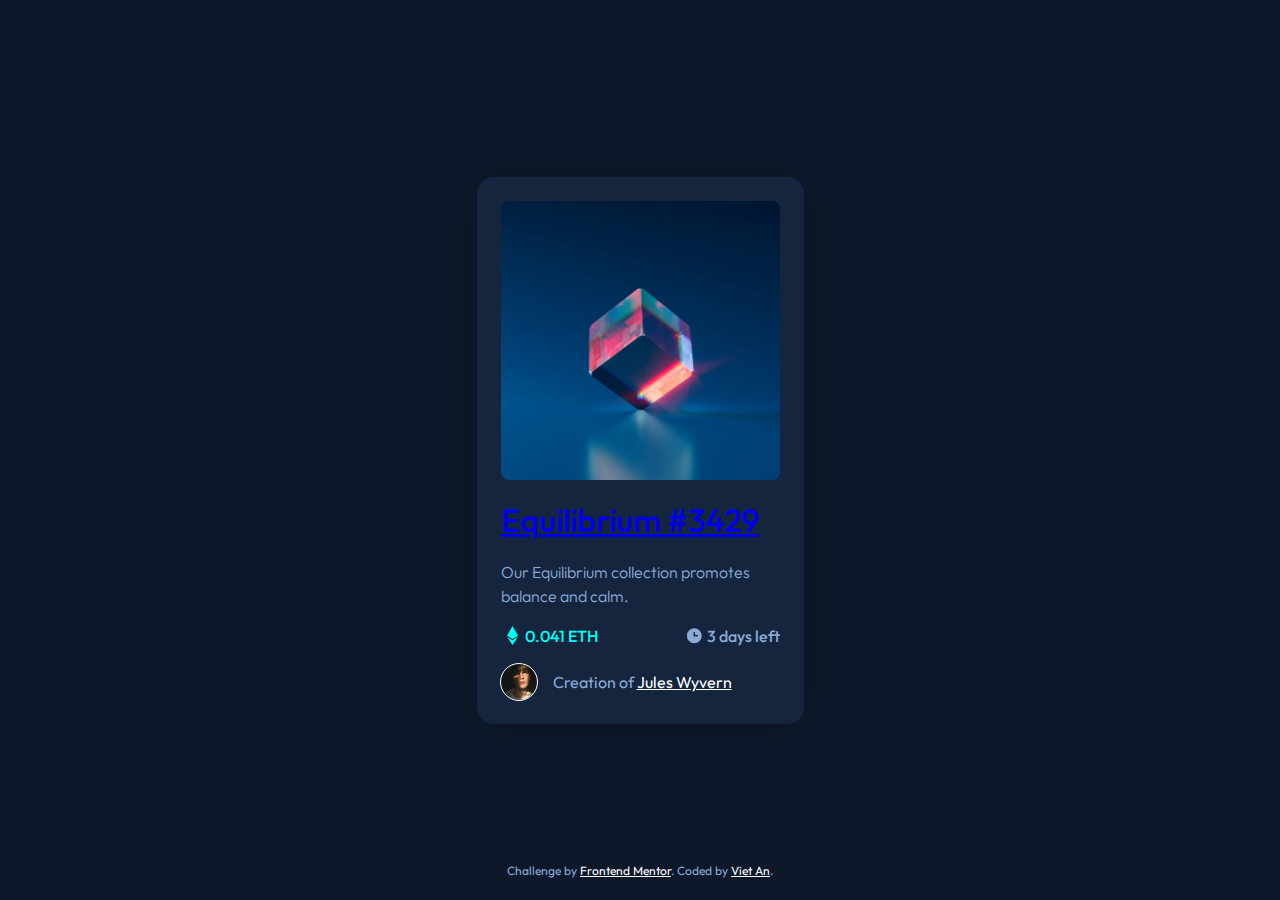
<file: index.html>
<!DOCTYPE html>
<html lang="en">
	<head>
		<meta charset="UTF-8" />
		
		<!-- Primary Meta Tags -->
		<title>Frontend Mentor | NFT preview card component</title>
		<meta name="title" content="Frontend Mentor | NFT preview card component">
		<meta name="description" content="Viet An's first GitHub repo">
		<!-- displays site properly based on user's device -->
		<meta name="viewport" content="width=device-width, initial-scale=1.0" />

		<!-- Open Graph / Facebook -->
		<meta property="og:type" content="website">
		<meta property="og:url" content="https://vietan0.github.io/FM-nft-preview-card-component/">
		<meta property="og:title" content="Frontend Mentor | NFT preview card component">
		<meta property="og:description" content="Facebook description">
		<meta property="og:image" content="https://i.postimg.cc/DZF4xR04/screenshot.png">

		<!-- Twitter -->
		<meta property="twitter:card" content="summary_large_image">
		<meta property="twitter:url" content="https://vietan0.github.io/FM-nft-preview-card-component/">
		<meta property="twitter:title" content="Frontend Mentor | NFT preview card component">
		<meta property="twitter:description" content="Twitter description">
		<meta property="twitter:image" content="https://i.postimg.cc/DZF4xR04/screenshot.png">

		<link rel="icon" type="image/png" sizes="32x32" href="./images/favicon-32x32.png" />
		<!-- add Apple Touch Icon -->
		<link rel="apple-touch-icon" href="./images/apple-touch-icon.png">
		<link rel="stylesheet" href="style.css" class="css" />
		<link rel="preconnect" href="https://fonts.googleapis.com" />
		<link rel="preconnect" href="https://fonts.gstatic.com" crossorigin />
		<link href="https://fonts.googleapis.com/css2?family=Outfit:wght@100;200;300;400;500;600;700;800;900&display=swap" rel="stylesheet" />
	</head>
	<body>
		<main class="card">
			<a class="card__thumbnail" href="images/image-equilibrium.jpg" target="_blank">
				<div class="card__thumbnail__overlay transition" aria-hidden="true">
					<img src="images/icon-view.svg" alt="" />
				</div>
				<img src="images/image-equilibrium.jpg" alt="A cube balancing on one corner." width="279" height="279">
			</a>
			<div class="card__main">
				<a href="#">
					<h1 class="title transition">Equilibrium #3429</h1>
				</a>
				<p class="description">Our Equilibrium collection promotes balance and calm.</p>
				<div class="details">
					<div class="price">
						<div class="svg-container"><img class="svg" src="images/icon-ethereum.svg" alt="" aria-hidden="true"/></div>
						<p>0.041 ETH</p>
					</div>
					<div class="time-left">
						<div class="svg-container"><img class="svg" src="images/icon-clock.svg" alt="" aria-hidden="true"/></div>
						<p>3 days left</p>
					</div>
				</div>
			</div>
			<footer class="card__footer">
				<img class="avatar" src="images/image-avatar.png" alt="Profile pic of the creator" />
				<p class="credit">Creation of <a class="name transition" href="#">Jules Wyvern</a></p>
			</footer>
		</main>
		<footer class="attribution">
			Challenge by <a href="https://www.frontendmentor.io?ref=challenge" target="_blank">Frontend Mentor</a>. Coded by
			<a href="https://www.linkedin.com/in/vietan/" target="_blank">Viet An</a>.
		</footer>
	</body>
</html>
</file>
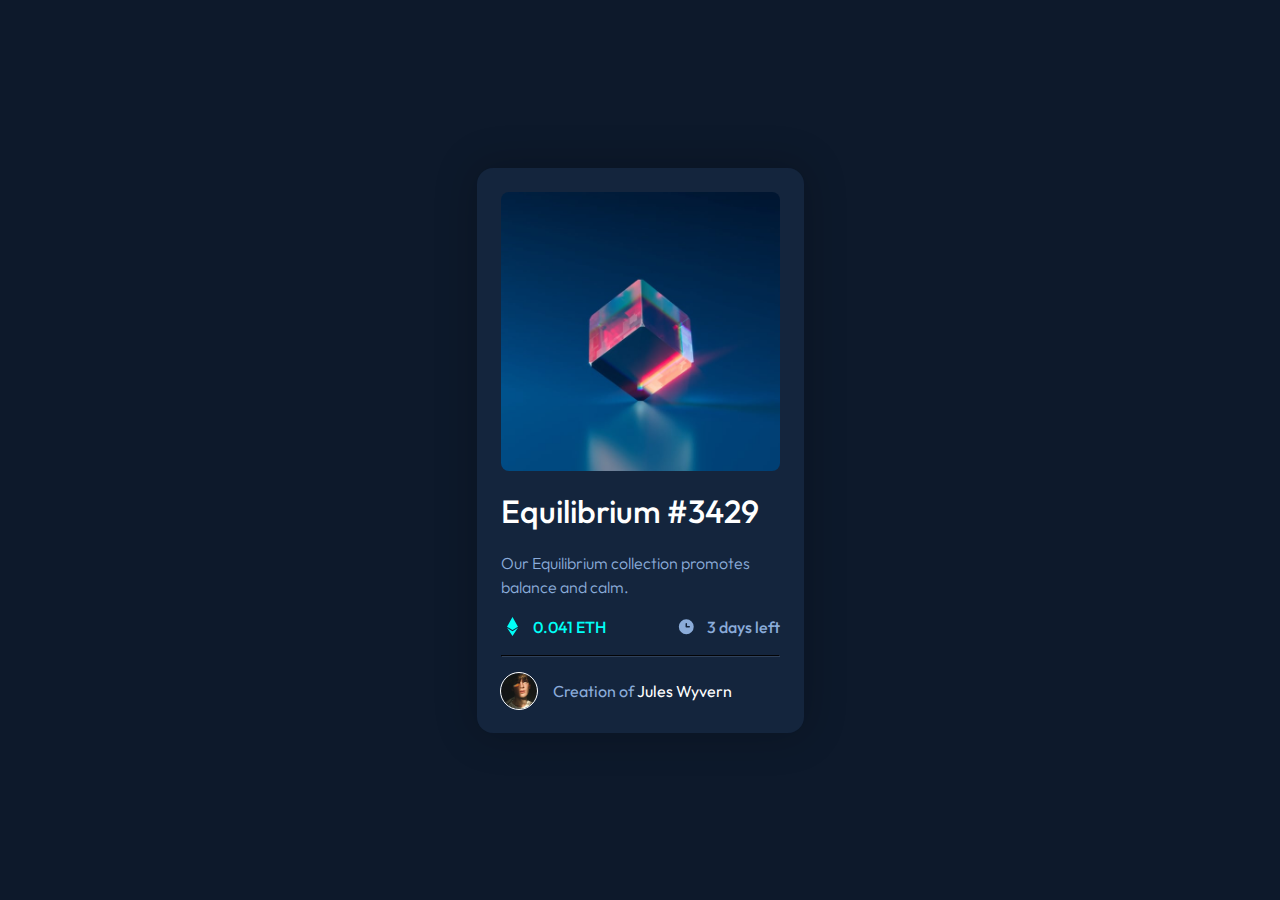
<file: nft-preview-card-component-main/index.html>
<!DOCTYPE html>
<html lang="en">
	<head>
		<meta charset="UTF-8" />
		<meta name="viewport" content="width=device-width, initial-scale=1.0" />
		<!-- displays site properly based on user's device -->

		<title>Frontend Mentor | NFT preview card component</title>
		<link rel="icon" type="image/png" sizes="32x32" href="./images/favicon-32x32.png" />
		<link rel="stylesheet" href="style.css" class="css" />
		<link rel="preconnect" href="https://fonts.googleapis.com" />
		<link rel="preconnect" href="https://fonts.gstatic.com" crossorigin />
		<link href="https://fonts.googleapis.com/css2?family=Outfit:wght@100;200;300;400;500;600;700;800;900&display=swap" rel="stylesheet" />
		<!-- Feel free to remove these styles or customise in your own stylesheet 👍 -->
		<style>
			.attribution {
				font-size: 11px;
				text-align: center;
			}
			.attribution a {
				color: hsl(228, 45%, 44%);
			}
		</style>
	</head>
	<body>
		<article class="card">
			<img class="card__thumbnail" src="images/image-equilibrium.jpg" alt="A cube balancing on one corner." />
			<div class="card__main">
				<h1 class="title">Equilibrium #3429</h1>
				<p class="description">Our Equilibrium collection promotes balance and calm.</p>
				<div class="details">
					<div class="price">
						<div class="svg-container"><img class="svg" src="images/icon-ethereum.svg" alt="" /></div>
						<p>0.041 ETH</p>
					</div>
					<div class="time-left">
						<div class="svg-container"><img class="svg" src="images/icon-clock.svg" alt="" /></div>
						<p>3 days left</p>
					</div>
				</div>
			</div>
			<hr />
			<footer class="card__footer">
				<img class="avatar" src="images/image-avatar.png" alt="Avatar" />
				<p class="credit">Creation of <i class="name">Jules Wyvern</i></p>
			</footer>
		</article>
		<div class="attribution">
			Challenge by <a href="https://www.frontendmentor.io?ref=challenge" target="_blank">Frontend Mentor</a>. Coded by <a href="#">Viet An</a>.
		</div>
	</body>
</html>
</file>
<file: style.css>
*,
*::before,
*::after {
	box-sizing: border-box;
	margin-top: 0;
	margin-bottom: 0;
}

html {
	font-family: "Outfit", sans-serif;
	line-height: 1.5;

	--primary-soft-blue: hsl(215, 51%, 70%);
	--primary-cyan: hsl(178, 100%, 50%);
	--neutral-main-bg: hsl(217, 54%, 11%);
	--neutral-card-bg: hsl(216, 50%, 16%);
	--neutral-line: hsl(215, 32%, 27%);
}

body {
	background-color: var(--neutral-main-bg);
	color: white;
}

.attribution {
	position: absolute;
	margin: auto;
	inset: auto 0 20px 0;

	font-size: 12px;
	text-align: center;
	color: var(--primary-soft-blue);
}

.attribution a {
	color: white;
}

.card {
	padding: 24px;
	border-radius: 16px;
	background-color: var(--neutral-card-bg);
	box-shadow: 0 0 40px 4px hsla(0, 0%, 0%, 0.2);

	width: 327px;
	height: fit-content;

	position: absolute;
	inset: 0;
	margin: auto;

	display: flex;
	flex-direction: column;
	gap: 16px;
}

.card__thumbnail {
	border-radius: 8px;
	overflow: hidden;
	aspect-ratio: 1;
	position: relative;
}

.card__thumbnail > img {
	max-width: 100%;
}

.card__thumbnail__overlay {
	width: 100%;
	height: 100%;
	opacity: 0;
	position: absolute;
	background-color: hsla(178, 100%, 50%, 0.3);
}

.card__thumbnail__overlay > img {
	position: absolute;
	inset: 0;
	margin: auto;
}

.card__thumbnail__overlay:hover {
	opacity: 1;
	cursor: pointer;
}

.title:hover,
.name:hover {
	color: var(--primary-cyan);
	cursor: pointer;
}

.card__main {
	display: flex;
	flex-direction: column;
	gap: 16px;
}

.title {
	font-weight: 500;
}

.description {
	color: var(--primary-soft-blue);
	font-weight: 300;
}

.details {
	display: flex;
}

.price,
.time-left {
	color: var(--primary-cyan);
	font-weight: 500;

	display: flex;
	align-items: center;
	width: 100%;
}

.svg-container {
	height: 100%;
	aspect-ratio: 1;

	display: flex;
	justify-content: center;
	align-items: center;
}

.svg {
	height: 80%;
}

.time-left {
	color: var(--primary-soft-blue);
	justify-content: flex-end;
}

hr {
	width: 100%;
	border-color: var(--neutral-line);
}

.card__footer {
	display: flex;
	align-items: center;
	gap: 16px;
}

.avatar {
	width: 36px;
	outline: 1px solid white;
	border-radius: 50%;
}

.credit {
	color: var(--primary-soft-blue);
}

.name {
	color: white;
	font-style: normal;
}
</file>
<file: nft-preview-card-component-main/style.css>
*,
*::before,
*::after {
	box-sizing: border-box;
	margin-top: 0;
	margin-bottom: 0;
}

html {
	font-family: "Outfit", sans-serif;
	line-height: 1.5;

	--primary-soft-blue: hsl(215, 51%, 70%);
	--primary-cyan: hsl(178, 100%, 50%);
	--neutral-main-bg: hsl(217, 54%, 11%);
	--neutral-card-bg: hsl(216, 50%, 16%);
	--neutral-line: hsl(215, 32%, 27%);
}

body {
	background-color: var(--neutral-main-bg);
	color: white;
}

/* Hide attribution for now */
.attribution {
	visibility: hidden;
}

.card {
	padding: 24px;
	border-radius: 16px;
	background-color: var(--neutral-card-bg);
	box-shadow: 0 0 40px 4px hsla(0, 0%, 0%, 0.2);

	width: 327px;
	height: fit-content;

	position: absolute;
	inset: 0;
	margin: auto;

	display: flex;
	flex-direction: column;
	gap: 16px;
}

.card__thumbnail {
	max-width: 100%;
	border-radius: 8px;
}

.card__main {
	display: flex;
	flex-direction: column;
	gap: 16px;
}

.title {
	font-weight: 500;
}

.description {
	color: var(--primary-soft-blue);
	font-weight: 300;
}

.details {
	display: flex;
}

.price,
.time-left {
	color: var(--primary-cyan);
	font-weight: 500;

	display: flex;
	gap: 8px;
	align-items: center;
	width: 100%;
}

.svg-container {
	height: 100%;
	aspect-ratio: 1;

	display: flex;
	justify-content: center;
	align-items: center;
}

.svg {
	height: 80%;
}

.time-left {
	color: var(--primary-soft-blue);
	justify-content: flex-end;
}

hr {
	width: 100%;
	border-color: var(--neutral-line);
}

.card__footer {
	display: flex;
	align-items: center;
	gap: 16px;
}

.avatar {
	width: 36px;
	outline: 1px solid white;
	border-radius: 50%;
}

.credit {
	color: var(--primary-soft-blue);
}

.name {
	color: white;
	font-style: normal;
}
</file>
